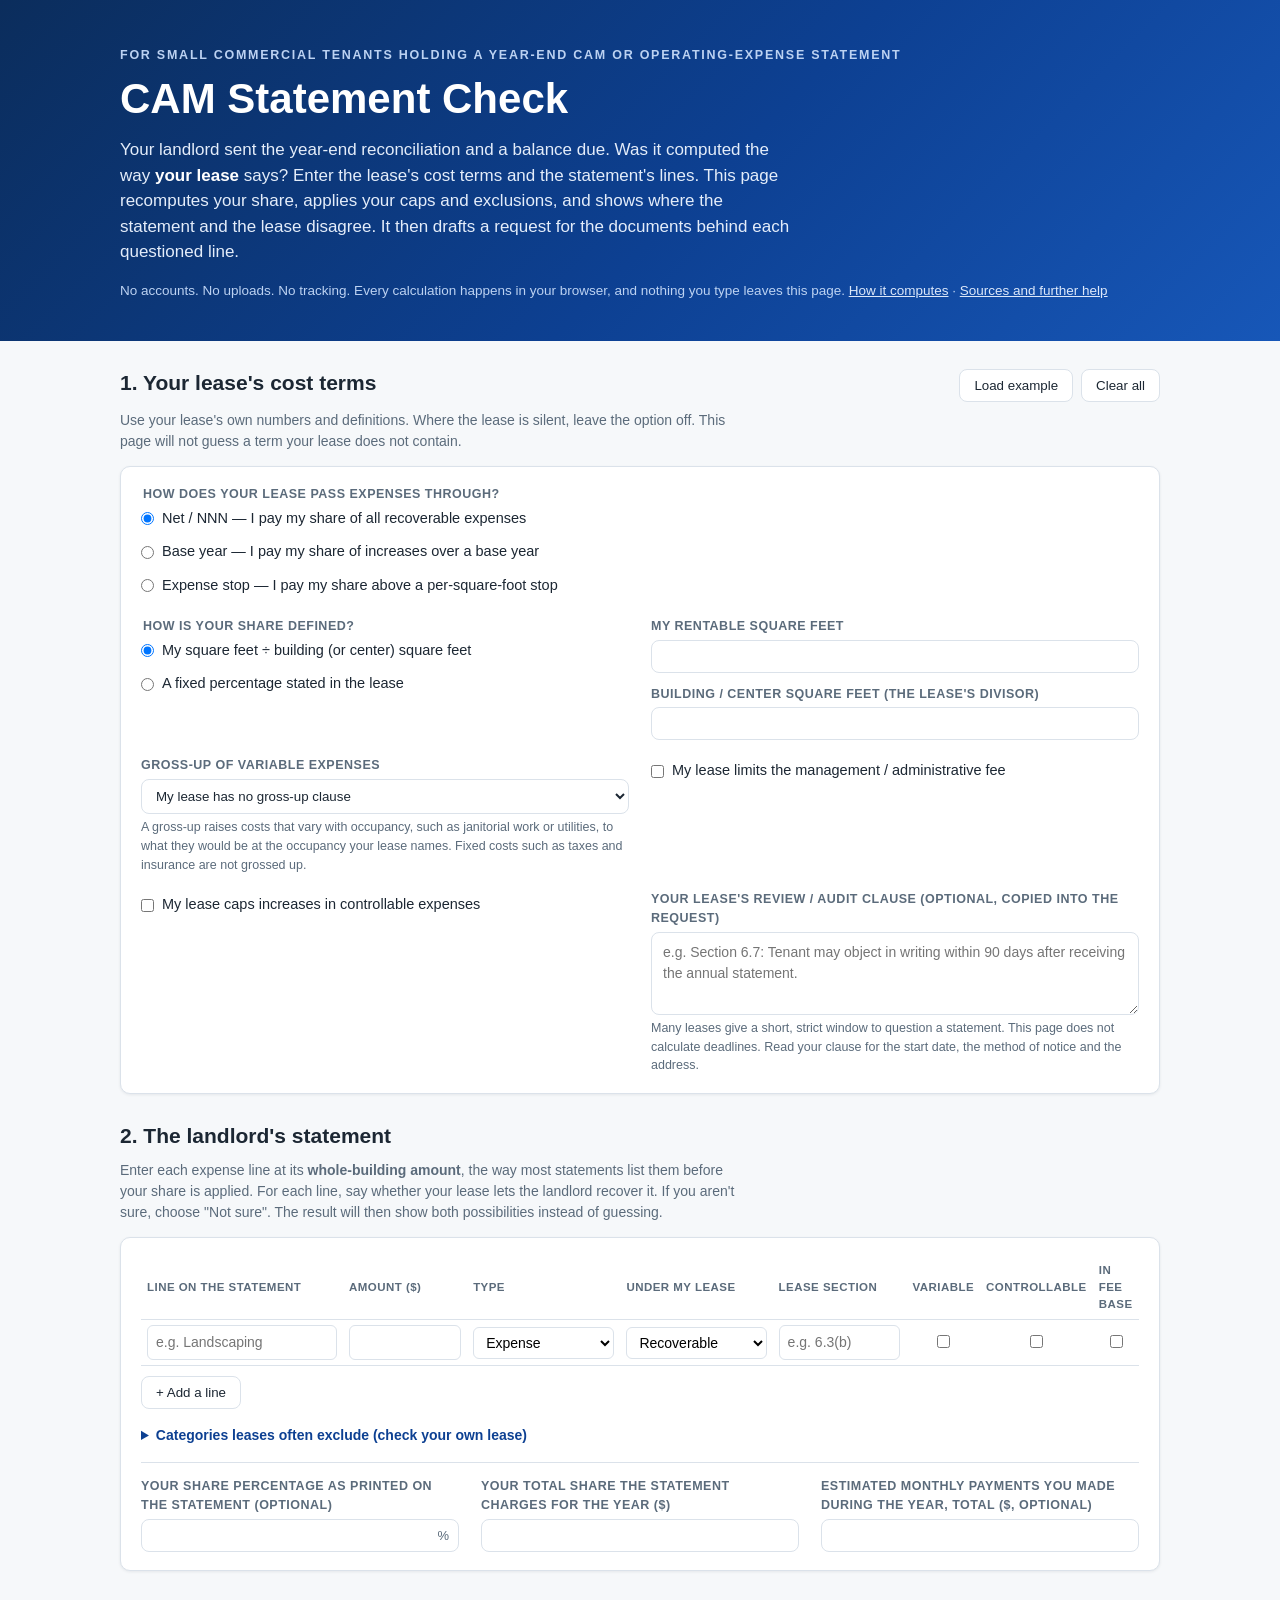
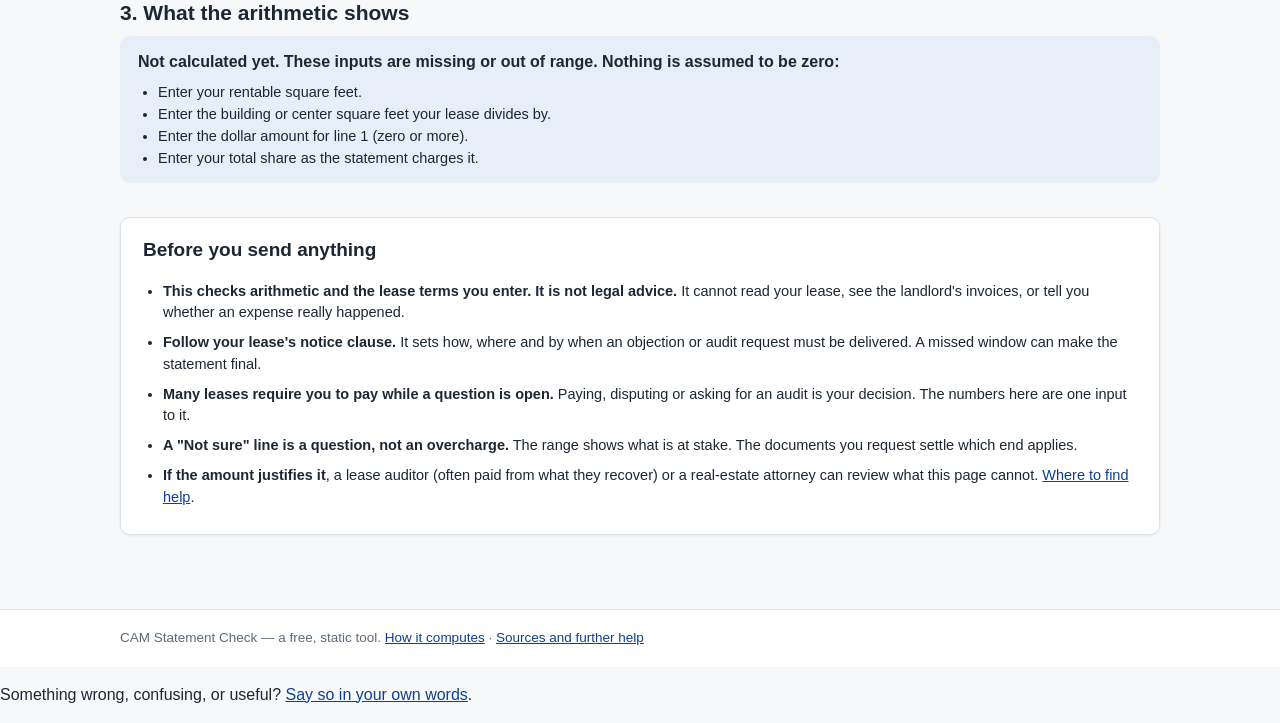
<file: index.html>
<!DOCTYPE html>
<html lang="en">
<head>
<meta charset="utf-8">
<meta name="viewport" content="width=device-width, initial-scale=1">
<title>CAM Statement Check — Recheck Your Year-End Operating-Expense Reconciliation</title>
<meta name="description" content="For small commercial tenants: recompute your landlord's year-end CAM / operating-expense reconciliation from your own lease terms — share math, gross-up, management fee, caps and exclusions — and get a ready-to-edit request for supporting documents. Nothing leaves your browser.">
<link rel="stylesheet" href="style.css">
</head>
<body>
<a class="skip" href="#results">Skip to results</a>
<header class="masthead">
  <div class="wrap">
    <p class="eyebrow">For small commercial tenants holding a year-end CAM or operating-expense statement</p>
    <h1>CAM Statement Check</h1>
    <p class="lede">Your landlord sent the year-end reconciliation and a balance due. Was it computed the way <strong>your lease</strong> says? Enter the lease's cost terms and the statement's lines. This page recomputes your share, applies your caps and exclusions, and shows where the statement and the lease disagree. It then drafts a request for the documents behind each questioned line.</p>
    <p class="privacy">No accounts. No uploads. No tracking. Every calculation happens in your browser, and nothing you type leaves this page. <a href="methodology.html">How it computes</a> · <a href="sources.html">Sources and further help</a></p>
  </div>
</header>

<main class="wrap">
  <div class="section-head">
    <h2>1. Your lease's cost terms</h2>
    <div class="head-actions">
      <button id="btnExample" type="button" class="btn ghost">Load example</button>
      <button id="btnClear" type="button" class="btn ghost">Clear all</button>
    </div>
  </div>
  <p class="hint">Use your lease's own numbers and definitions. Where the lease is silent, leave the option off. This page will not guess a term your lease does not contain.</p>

  <section class="card" aria-label="Lease terms">
    <fieldset class="field">
      <legend class="label-text">How does your lease pass expenses through?</legend>
      <label class="choice"><input type="radio" name="structure" value="net" checked> Net / NNN — I pay my share of all recoverable expenses</label>
      <label class="choice"><input type="radio" name="structure" value="base_year"> Base year — I pay my share of increases over a base year</label>
      <label class="choice"><input type="radio" name="structure" value="expense_stop"> Expense stop — I pay my share above a per-square-foot stop</label>
    </fieldset>
    <div class="grid">
      <fieldset class="field">
        <legend class="label-text">How is your share defined?</legend>
        <label class="choice"><input type="radio" name="shareBasis" value="rsf" checked> My square feet ÷ building (or center) square feet</label>
        <label class="choice"><input type="radio" name="shareBasis" value="fixed"> A fixed percentage stated in the lease</label>
      </fieldset>
      <div class="field-group">
        <label class="field" data-show="rsf"><span class="label-text">My rentable square feet</span><input id="tenantRsf" type="number" min="0" step="1" inputmode="decimal"></label>
        <label class="field" data-show="rsf stop"><span class="label-text">Building / center square feet (the lease's divisor)</span><input id="denomRsf" type="number" min="0" step="1" inputmode="decimal"></label>
        <label class="field" data-show="fixed"><span class="label-text">Share stated in the lease</span><span class="input-wrap"><input id="fixedPct" type="number" min="0" max="100" step="0.001" inputmode="decimal"><span class="suffix">%</span></span></label>
        <label class="field" data-show="base_year"><span class="label-text">Base-year expense total (whole building, $)</span><input id="baseYearPool" type="number" min="0" step="0.01" inputmode="decimal"></label>
        <label class="field" data-show="expense_stop"><span class="label-text">Expense stop</span><span class="input-wrap"><input id="stopPsf" type="number" min="0" step="0.01" inputmode="decimal"><span class="suffix">$ / SF</span></span></label>
      </div>
    </div>

    <div class="grid">
      <div class="field-group">
        <label class="field"><span class="label-text">Gross-up of variable expenses</span>
          <select id="grossUpMode">
            <option value="none">My lease has no gross-up clause</option>
            <option value="recompute">Gross up the actual amounts I enter</option>
            <option value="already">The statement's amounts are already grossed up</option>
          </select>
          <span class="field-note">A gross-up raises costs that vary with occupancy, such as janitorial work or utilities, to what they would be at the occupancy your lease names. Fixed costs such as taxes and insurance are not grossed up.</span>
        </label>
        <label class="field" data-show="gu-recompute"><span class="label-text">Gross-up occupancy named in the lease</span><span class="input-wrap"><input id="guTarget" type="number" min="0" max="100" step="0.1" inputmode="decimal"><span class="suffix">%</span></span></label>
        <label class="field" data-show="gu-recompute"><span class="label-text">Building's average occupancy that year</span><span class="input-wrap"><input id="guActual" type="number" min="0" max="100" step="0.1" inputmode="decimal"><span class="suffix">%</span></span></label>
      </div>
      <div class="field-group">
        <label class="choice"><input id="feeEnabled" type="checkbox"> My lease limits the management / administrative fee</label>
        <label class="field" data-show="fee"><span class="label-text">Fee allowed, as a percentage of the expenses ticked "in fee base" below</span><span class="input-wrap"><input id="feeCap" type="number" min="0" max="100" step="0.01" inputmode="decimal"><span class="suffix">%</span></span></label>
      </div>
    </div>

    <div class="grid">
      <div class="field-group">
        <label class="choice"><input id="capEnabled" type="checkbox"> My lease caps increases in controllable expenses</label>
        <div data-show="cap">
          <label class="field"><span class="label-text">How the cap is measured</span>
            <select id="capMethod">
              <option value="yoy">Each year: last year's allowable amount + the cap %</option>
              <option value="compound">From a base year, compounding: base × (1 + cap %)<sup>years</sup></option>
              <option value="simple">From a base year, not compounding: base × (1 + cap % × years)</option>
            </select>
            <span class="field-note">Leases describe caps as "cumulative" or "non-cumulative" and "compounding" or not, and the words are used inconsistently. Pick the formula your lease's wording produces.</span>
          </label>
          <label class="field"><span class="label-text">Cap percentage per year</span><span class="input-wrap"><input id="capRate" type="number" min="0" max="100" step="0.01" inputmode="decimal"><span class="suffix">%</span></span></label>
          <label class="field" data-show="cap-yoy"><span class="label-text">Last year's allowable controllable amount — your share ($)</span><input id="capPrior" type="number" min="0" step="0.01" inputmode="decimal"></label>
          <label class="field" data-show="cap-base"><span class="label-text">Base-year controllable amount — your share ($)</span><input id="capBase" type="number" min="0" step="0.01" inputmode="decimal"></label>
          <label class="field" data-show="cap-base"><span class="label-text">Years since the cap's base year</span><input id="capYears" type="number" min="1" max="50" step="1" inputmode="numeric"></label>
          <label class="choice"><input id="capIncludesFee" type="checkbox"> The management fee counts as controllable</label>
        </div>
      </div>
      <div class="field-group">
        <label class="field"><span class="label-text">Your lease's review / audit clause (optional, copied into the request)</span><textarea id="auditClause" rows="3" placeholder="e.g. Section 6.7: Tenant may object in writing within 90 days after receiving the annual statement."></textarea>
        <span class="field-note">Many leases give a short, strict window to question a statement. This page does not calculate deadlines. Read your clause for the start date, the method of notice and the address.</span></label>
      </div>
    </div>
  </section>

  <div class="section-head"><h2>2. The landlord's statement</h2></div>
  <p class="hint">Enter each expense line at its <strong>whole-building amount</strong>, the way most statements list them before your share is applied. For each line, say whether your lease lets the landlord recover it. If you aren't sure, choose "Not sure". The result will then show both possibilities instead of guessing.</p>
  <section class="card" aria-label="Statement lines">
    <div class="table-wrap"><table class="lines" id="lineTable">
      <thead><tr><th>Line on the statement</th><th>Amount ($)</th><th>Type</th><th>Under my lease</th><th>Lease section</th><th title="Varies with occupancy">Variable</th><th title="Counts toward the controllable-expense cap">Controllable</th><th title="Included in the base the management fee is computed on">In fee base</th><th></th></tr></thead>
      <tbody></tbody>
    </table></div>
    <button id="btnAddLine" type="button" class="btn ghost">+ Add a line</button>
    <details class="exclusions">
      <summary>Categories leases often exclude (check your own lease)</summary>
      <p>Only your lease decides what is recoverable. These categories show up in exclusion lists often enough to be worth checking against yours:</p>
      <ul>
        <li>Capital improvements or replacements (some leases allow them only if amortized over their useful life)</li>
        <li>Leasing commissions, advertising for vacant space, and tenant improvements for other tenants</li>
        <li>The landlord's mortgage interest, principal, ground rent and depreciation</li>
        <li>Costs repaid by insurance, warranties or other tenants</li>
        <li>Repairing original construction defects</li>
        <li>Legal fees from disputes with other tenants or lenders</li>
        <li>Fines and penalties caused by the landlord's violations</li>
        <li>Salaries of personnel above the building manager level</li>
        <li>Reserves for future spending, where the lease doesn't permit them</li>
      </ul>
    </details>
    <div class="grid totals">
      <label class="field"><span class="label-text">Your share percentage as printed on the statement (optional)</span><span class="input-wrap"><input id="stmtShare" type="number" min="0" max="100" step="0.001" inputmode="decimal"><span class="suffix">%</span></span></label>
      <label class="field"><span class="label-text">Your total share the statement charges for the year ($)</span><input id="stmtCharge" type="number" min="0" step="0.01" inputmode="decimal"></label>
      <label class="field"><span class="label-text">Estimated monthly payments you made during the year, total ($, optional)</span><input id="stmtPaid" type="number" min="0" step="0.01" inputmode="decimal"></label>
    </div>
  </section>

  <section id="results" aria-label="Results" aria-live="polite">
    <div class="section-head"><h2>3. What the arithmetic shows</h2></div>
    <div id="resultArea"><p class="hint">Enter your lease terms and the statement, or load the example.</p></div>
  </section>

  <section id="requestSection" aria-label="Request for supporting documents" hidden>
    <div class="section-head">
      <h2>4. Your next step: ask for the backup</h2>
      <div class="head-actions">
        <button id="btnCopy" type="button" class="btn ghost">Copy text</button>
        <button id="btnDownload" type="button" class="btn ghost">Download notes (.txt)</button>
        <button id="btnPrint" type="button" class="btn primary">Print / save PDF</button>
      </div>
    </div>
    <div class="grid">
      <label class="field"><span class="label-text">Your business name</span><input id="reqTenant" type="text" autocomplete="organization"></label>
      <label class="field"><span class="label-text">Premises (suite / unit)</span><input id="reqPremises" type="text"></label>
      <label class="field"><span class="label-text">Property</span><input id="reqProperty" type="text"></label>
      <label class="field"><span class="label-text">Statement period</span><input id="reqPeriod" type="text" placeholder="e.g. calendar year 2025"></label>
    </div>
    <p class="hint">A starting draft built only from what you entered above. Edit it before sending. It asks for documents and explanations. It doesn't settle anything, and it isn't a formal notice unless your lease says it is.</p>
    <textarea id="requestText" rows="18" readonly></textarea>
    <pre id="requestPrint" class="print-only"></pre>
  </section>

  <section class="notes" aria-label="Before you send anything">
    <h2>Before you send anything</h2>
    <ul>
      <li><strong>This checks arithmetic and the lease terms you enter. It is not legal advice.</strong> It cannot read your lease, see the landlord's invoices, or tell you whether an expense really happened.</li>
      <li><strong>Follow your lease's notice clause.</strong> It sets how, where and by when an objection or audit request must be delivered. A missed window can make the statement final.</li>
      <li><strong>Many leases require you to pay while a question is open.</strong> Paying, disputing or asking for an audit is your decision. The numbers here are one input to it.</li>
      <li><strong>A "Not sure" line is a question, not an overcharge.</strong> The range shows what is at stake. The documents you request settle which end applies.</li>
      <li><strong>If the amount justifies it</strong>, a lease auditor (often paid from what they recover) or a real-estate attorney can review what this page cannot. <a href="sources.html">Where to find help</a>.</li>
    </ul>
  </section>
</main>

<footer class="footer">
  <div class="wrap">
    <p>CAM Statement Check — a free, static tool. <a href="methodology.html">How it computes</a> · <a href="sources.html">Sources and further help</a></p>
  </div>
</footer>

<script src="engine.js"></script>
<script src="app.js"></script>
<p class="quest-board-feedback">Something wrong, confusing, or useful? <a href="https://greattombproductions.github.io/quest-board/?project=cam-statement-check#suggest" target="_blank" rel="noopener">Say so in your own words</a>.</p>
</body>
</html>
</file>
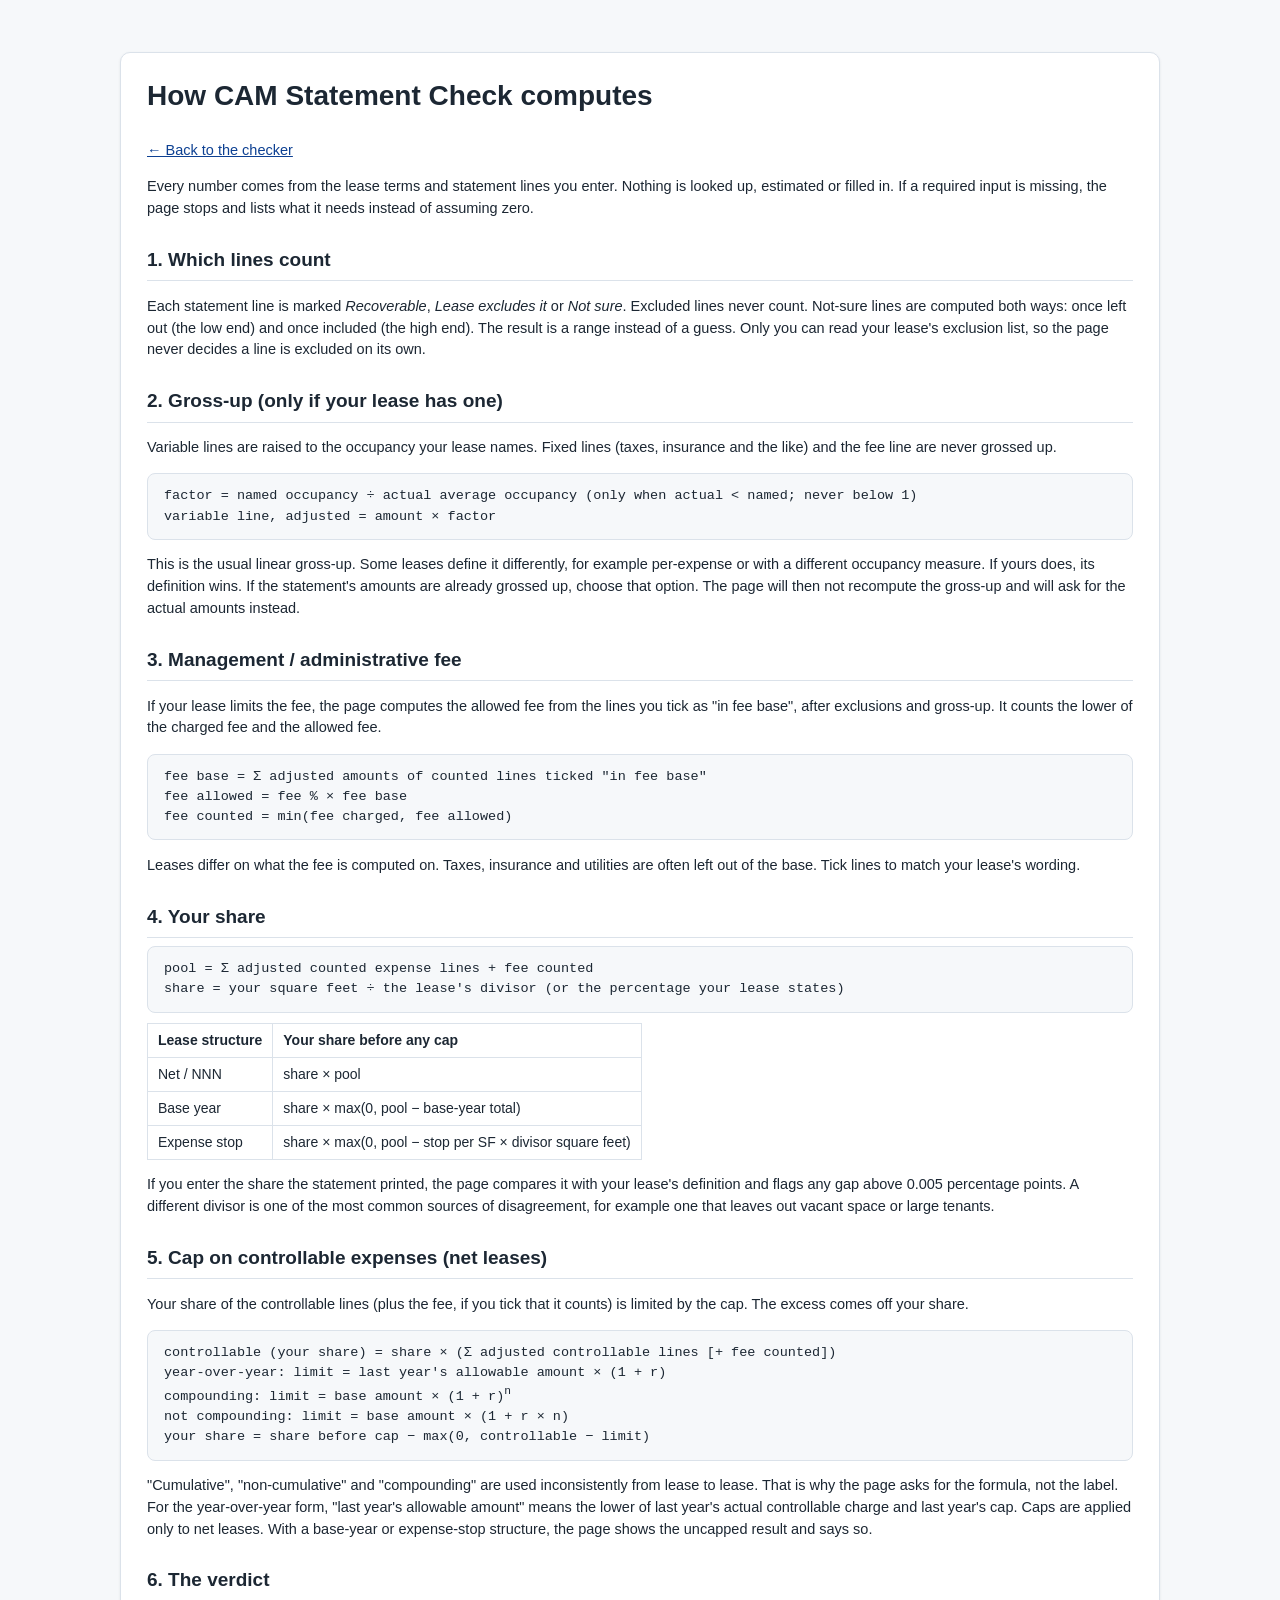
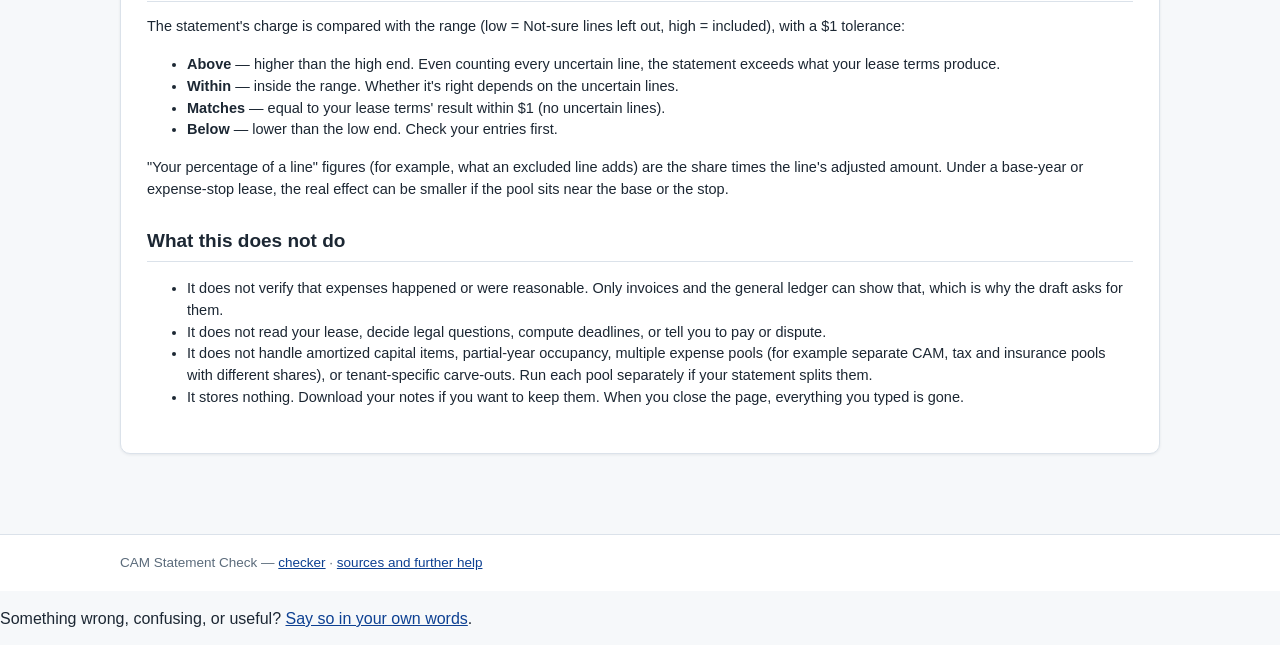
<file: methodology.html>
<!DOCTYPE html>
<html lang="en">
<head>
<meta charset="utf-8">
<meta name="viewport" content="width=device-width, initial-scale=1">
<title>How it computes — CAM Statement Check</title>
<link rel="stylesheet" href="style.css">
</head>
<body>
<main class="wrap">
<article class="doc">
<h1>How CAM Statement Check computes</h1>
<p><a href="index.html">← Back to the checker</a></p>
<p>Every number comes from the lease terms and statement lines you enter. Nothing is looked up, estimated or filled in. If a required input is missing, the page stops and lists what it needs instead of assuming zero.</p>

<h2>1. Which lines count</h2>
<p>Each statement line is marked <em>Recoverable</em>, <em>Lease excludes it</em> or <em>Not sure</em>. Excluded lines never count. Not-sure lines are computed both ways: once left out (the low end) and once included (the high end). The result is a range instead of a guess. Only you can read your lease's exclusion list, so the page never decides a line is excluded on its own.</p>

<h2>2. Gross-up (only if your lease has one)</h2>
<p>Variable lines are raised to the occupancy your lease names. Fixed lines (taxes, insurance and the like) and the fee line are never grossed up.</p>
<div class="formula">factor = named occupancy ÷ actual average occupancy   (only when actual &lt; named; never below 1)<br>variable line, adjusted = amount × factor</div>
<p>This is the usual linear gross-up. Some leases define it differently, for example per-expense or with a different occupancy measure. If yours does, its definition wins. If the statement's amounts are already grossed up, choose that option. The page will then not recompute the gross-up and will ask for the actual amounts instead.</p>

<h2>3. Management / administrative fee</h2>
<p>If your lease limits the fee, the page computes the allowed fee from the lines you tick as "in fee base", after exclusions and gross-up. It counts the lower of the charged fee and the allowed fee.</p>
<div class="formula">fee base = Σ adjusted amounts of counted lines ticked "in fee base"<br>fee allowed = fee % × fee base<br>fee counted = min(fee charged, fee allowed)</div>
<p>Leases differ on what the fee is computed on. Taxes, insurance and utilities are often left out of the base. Tick lines to match your lease's wording.</p>

<h2>4. Your share</h2>
<div class="formula">pool = Σ adjusted counted expense lines + fee counted<br>share = your square feet ÷ the lease's divisor   (or the percentage your lease states)</div>
<table>
<tr><th>Lease structure</th><th>Your share before any cap</th></tr>
<tr><td>Net / NNN</td><td>share × pool</td></tr>
<tr><td>Base year</td><td>share × max(0, pool − base-year total)</td></tr>
<tr><td>Expense stop</td><td>share × max(0, pool − stop per SF × divisor square feet)</td></tr>
</table>
<p>If you enter the share the statement printed, the page compares it with your lease's definition and flags any gap above 0.005 percentage points. A different divisor is one of the most common sources of disagreement, for example one that leaves out vacant space or large tenants.</p>

<h2>5. Cap on controllable expenses (net leases)</h2>
<p>Your share of the controllable lines (plus the fee, if you tick that it counts) is limited by the cap. The excess comes off your share.</p>
<div class="formula">controllable (your share) = share × (Σ adjusted controllable lines [+ fee counted])<br>
year-over-year:   limit = last year's allowable amount × (1 + r)<br>
compounding:      limit = base amount × (1 + r)<sup>n</sup><br>
not compounding:  limit = base amount × (1 + r × n)<br>
your share = share before cap − max(0, controllable − limit)</div>
<p>"Cumulative", "non-cumulative" and "compounding" are used inconsistently from lease to lease. That is why the page asks for the formula, not the label. For the year-over-year form, "last year's allowable amount" means the lower of last year's actual controllable charge and last year's cap. Caps are applied only to net leases. With a base-year or expense-stop structure, the page shows the uncapped result and says so.</p>

<h2>6. The verdict</h2>
<p>The statement's charge is compared with the range (low = Not-sure lines left out, high = included), with a $1 tolerance:</p>
<ul>
<li><strong>Above</strong> — higher than the high end. Even counting every uncertain line, the statement exceeds what your lease terms produce.</li>
<li><strong>Within</strong> — inside the range. Whether it's right depends on the uncertain lines.</li>
<li><strong>Matches</strong> — equal to your lease terms' result within $1 (no uncertain lines).</li>
<li><strong>Below</strong> — lower than the low end. Check your entries first.</li>
</ul>
<p>"Your percentage of a line" figures (for example, what an excluded line adds) are the share times the line's adjusted amount. Under a base-year or expense-stop lease, the real effect can be smaller if the pool sits near the base or the stop.</p>

<h2>What this does not do</h2>
<ul>
<li>It does not verify that expenses happened or were reasonable. Only invoices and the general ledger can show that, which is why the draft asks for them.</li>
<li>It does not read your lease, decide legal questions, compute deadlines, or tell you to pay or dispute.</li>
<li>It does not handle amortized capital items, partial-year occupancy, multiple expense pools (for example separate CAM, tax and insurance pools with different shares), or tenant-specific carve-outs. Run each pool separately if your statement splits them.</li>
<li>It stores nothing. Download your notes if you want to keep them. When you close the page, everything you typed is gone.</li>
</ul>
</article>
</main>
<footer class="footer"><div class="wrap"><p>CAM Statement Check — <a href="index.html">checker</a> · <a href="sources.html">sources and further help</a></p></div></footer>
<p class="quest-board-feedback">Something wrong, confusing, or useful? <a href="https://greattombproductions.github.io/quest-board/?project=cam-statement-check#suggest" target="_blank" rel="noopener">Say so in your own words</a>.</p>
</body>
</html>
</file>
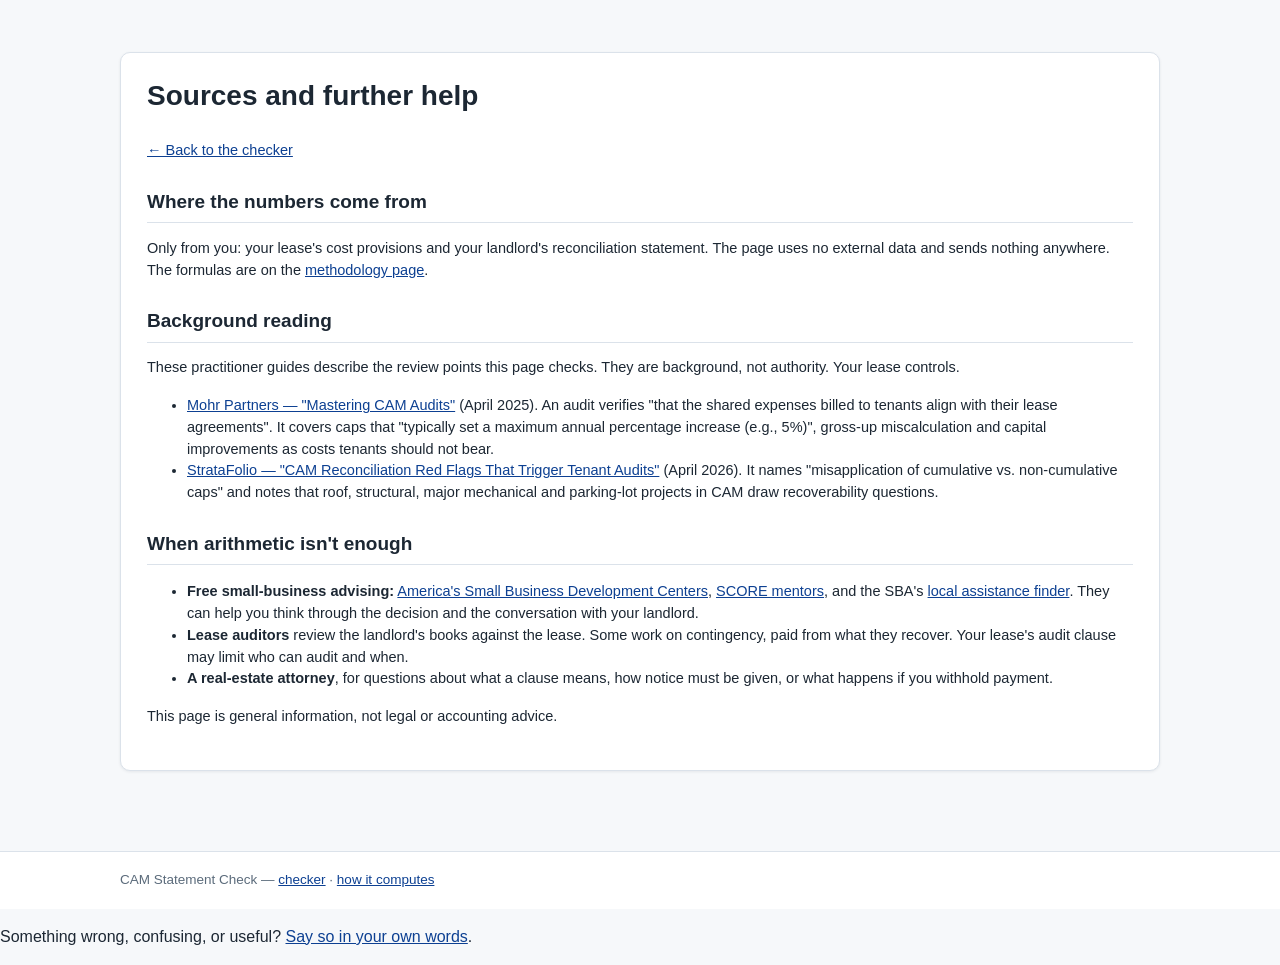
<file: sources.html>
<!DOCTYPE html>
<html lang="en">
<head>
<meta charset="utf-8">
<meta name="viewport" content="width=device-width, initial-scale=1">
<title>Sources and further help — CAM Statement Check</title>
<link rel="stylesheet" href="style.css">
</head>
<body>
<main class="wrap">
<article class="doc">
<h1>Sources and further help</h1>
<p><a href="index.html">← Back to the checker</a></p>

<h2>Where the numbers come from</h2>
<p>Only from you: your lease's cost provisions and your landlord's reconciliation statement. The page uses no external data and sends nothing anywhere. The formulas are on the <a href="methodology.html">methodology page</a>.</p>

<h2>Background reading</h2>
<p>These practitioner guides describe the review points this page checks. They are background, not authority. Your lease controls.</p>
<ul>
<li><a href="https://mohrpartners.com/global-lease-serv-bl/cam-audits-common-area-maintenance/">Mohr Partners — "Mastering CAM Audits"</a> (April 2025). An audit verifies "that the shared expenses billed to tenants align with their lease agreements". It covers caps that "typically set a maximum annual percentage increase (e.g., 5%)", gross-up miscalculation and capital improvements as costs tenants should not bear.</li>
<li><a href="https://stratafolio.com/blog/cam-reconciliation-red-flags-that-trigger-tenant-audits/">StrataFolio — "CAM Reconciliation Red Flags That Trigger Tenant Audits"</a> (April 2026). It names "misapplication of cumulative vs. non-cumulative caps" and notes that roof, structural, major mechanical and parking-lot projects in CAM draw recoverability questions.</li>
</ul>

<h2>When arithmetic isn't enough</h2>
<ul>
<li><strong>Free small-business advising:</strong> <a href="https://americassbdc.org/find-your-sbdc/">America's Small Business Development Centers</a>, <a href="https://www.score.org/find-mentor">SCORE mentors</a>, and the SBA's <a href="https://www.sba.gov/local-assistance">local assistance finder</a>. They can help you think through the decision and the conversation with your landlord.</li>
<li><strong>Lease auditors</strong> review the landlord's books against the lease. Some work on contingency, paid from what they recover. Your lease's audit clause may limit who can audit and when.</li>
<li><strong>A real-estate attorney</strong>, for questions about what a clause means, how notice must be given, or what happens if you withhold payment.</li>
</ul>
<p>This page is general information, not legal or accounting advice.</p>
</article>
</main>
<footer class="footer"><div class="wrap"><p>CAM Statement Check — <a href="index.html">checker</a> · <a href="methodology.html">how it computes</a></p></div></footer>
<p class="quest-board-feedback">Something wrong, confusing, or useful? <a href="https://greattombproductions.github.io/quest-board/?project=cam-statement-check#suggest" target="_blank" rel="noopener">Say so in your own words</a>.</p>
</body>
</html>
</file>
<file: style.css>
/* CAM Statement Check — single-file stylesheet. */

:root {
  --ink: #1c2733;
  --muted: #5b6b7b;
  --line: #dbe2ea;
  --bg: #f6f8fa;
  --card: #ffffff;
  --accent: #0d4092;
  --accent-soft: #e8eef8;
  --good: #1e6f43;
  --good-soft: #e4f2ea;
  --warn: #9a5b00;
  --warn-soft: #fdf0dc;
  --bad: #a12929;
  --bad-soft: #fbeaea;
  --radius: 10px;
  --shadow: 0 1px 3px rgba(28, 39, 51, .08);
}

* { box-sizing: border-box; }
html { scroll-behavior: smooth; }
body {
  margin: 0;
  font: 16px/1.5 -apple-system, BlinkMacSystemFont, "Segoe UI", Roboto, Helvetica, Arial, sans-serif;
  color: var(--ink);
  background: var(--bg);
}
a { color: var(--accent); }
.skip {
  position: absolute; left: -999px; top: 0; background: var(--accent); color: #fff;
  padding: 8px 14px; border-radius: 0 0 8px 0; z-index: 50;
}
.skip:focus { left: 0; }
.wrap { max-width: 1080px; margin: 0 auto; padding: 0 20px; }

/* Header */
.masthead {
  background: linear-gradient(135deg, #0b2d5c 0%, var(--accent) 55%, #1757b8 100%);
  color: #fff;
  padding: 46px 0 40px;
}
.eyebrow {
  text-transform: uppercase; letter-spacing: .14em; font-size: 12.5px;
  margin: 0 0 10px; color: #bcd2f2; font-weight: 600;
}
.masthead h1 { margin: 0 0 14px; font-size: clamp(28px, 4.4vw, 42px); line-height: 1.15; }
.lede { max-width: 72ch; margin: 0 0 16px; font-size: 17px; color: #e4edfa; }
.lede strong { color: #fff; }
.privacy { margin: 0; font-size: 13.5px; color: #bcd2f2; }
.privacy a { color: #dce8fa; }

main.wrap { padding-top: 26px; padding-bottom: 40px; }

section { margin-bottom: 34px; }
.section-head {
  display: flex; align-items: baseline; justify-content: space-between;
  gap: 12px; flex-wrap: wrap; margin-bottom: 8px;
}
.section-head h2 { margin: 0; font-size: 21px; }
.head-actions { display: flex; gap: 8px; flex-wrap: wrap; }
.hint { color: var(--muted); font-size: 14px; margin: 4px 0 14px; max-width: 80ch; }

/* Buttons */
.btn {
  font: 600 14px/1 inherit; padding: 8px 14px; border-radius: 8px; cursor: pointer;
  border: 1px solid var(--line); background: var(--card); color: var(--ink);
}
.btn.primary { background: var(--accent); border-color: var(--accent); color: #fff; }
.btn.primary:hover { filter: brightness(1.08); }
.btn.ghost { background: var(--card); }
.btn.ghost:hover { border-color: var(--accent); color: var(--accent); }
.btn.danger:hover { border-color: var(--bad); color: var(--bad); }

.field { display: flex; flex-direction: column; gap: 4px; }
.field.compact { max-width: 420px; }
.label-text { font-size: 12.5px; font-weight: 600; color: var(--muted); text-transform: uppercase; letter-spacing: .04em; }
.field-note { font-size: 12.5px; color: var(--muted); }
.input-wrap { position: relative; display: flex; align-items: center; }
.input-wrap .suffix {
  position: absolute; right: 10px; font-size: 13px; color: var(--muted); pointer-events: none;
}
.field input, .field select {
  font: 15px/1.4 inherit; color: var(--ink); width: 100%;
  border: 1px solid var(--line); border-radius: 8px; padding: 8px 10px; background: #fff;
}
.field input:focus, .field select:focus, .field textarea:focus, table.lines input:focus, table.lines select:focus { outline: 2px solid var(--accent-soft); border-color: var(--accent); }
.print-only { display: none; }
.callout { border-left: 4px solid var(--accent); background: var(--accent-soft); border-radius: 0 8px 8px 0; padding: 10px 14px; margin-top: 14px; font-size: 14px; }

/* Notes */
.notes { background: var(--card); border: 1px solid var(--line); border-radius: var(--radius); box-shadow: var(--shadow); padding: 18px 22px; }
.notes h2 { margin-top: 0; font-size: 19px; }
.notes ul { margin: 0; padding-left: 20px; }
.notes li { margin-bottom: 8px; font-size: 14.5px; }

.footer { border-top: 1px solid var(--line); background: var(--card); padding: 18px 0; color: var(--muted); font-size: 13.5px; }
.footer p { margin: 0; }

/* Document pages (methodology/sources) */
.doc { background: var(--card); border: 1px solid var(--line); border-radius: var(--radius); box-shadow: var(--shadow); padding: 22px 26px 28px; margin: 26px 0 40px; }
.doc h1 { margin-top: 0; font-size: 28px; }
.doc h2 { font-size: 19px; margin: 26px 0 8px; border-bottom: 1px solid var(--line); padding-bottom: 6px; }
.doc h3 { font-size: 16px; margin: 18px 0 6px; }
.doc p, .doc li { font-size: 14.5px; }
.doc .formula { background: var(--bg); border: 1px solid var(--line); border-radius: 8px; padding: 12px 16px; font-family: ui-monospace, SFMono-Regular, Menlo, Consolas, monospace; font-size: 13.5px; overflow-x: auto; }
.doc table { border-collapse: collapse; font-size: 14px; margin: 10px 0; }
.doc th, .doc td { border: 1px solid var(--line); padding: 6px 10px; text-align: left; }

@media (max-width: 640px) {
  .masthead { padding: 30px 0 26px; }
  .card { padding: 14px; }
}

/* CAM Statement Check additions */
.card { background: var(--card); border: 1px solid var(--line); border-radius: var(--radius); box-shadow: var(--shadow); padding: 18px 20px; margin-bottom: 26px; }
.grid { display: grid; grid-template-columns: repeat(auto-fit, minmax(280px, 1fr)); gap: 16px 22px; margin-top: 16px; }
.field-group { display: flex; flex-direction: column; gap: 12px; }
fieldset.field { border: none; padding: 0; margin: 0; }
.choice { display: flex; gap: 8px; align-items: baseline; font-size: 14.5px; margin: 4px 0; }
.field textarea, #requestText { width: 100%; font: inherit; font-size: 14px; border: 1px solid var(--line); border-radius: 8px; padding: 9px 11px; background: #fff; }
#requestText { font-family: ui-monospace, SFMono-Regular, Menlo, Consolas, monospace; font-size: 13px; line-height: 1.45; background: var(--bg); }
[hidden] { display: none !important; }

.table-wrap { overflow-x: auto; }
table.lines { width: 100%; border-collapse: collapse; font-size: 14px; min-width: 900px; }
table.lines th { text-align: left; font-size: 11.5px; text-transform: uppercase; letter-spacing: .04em; color: var(--muted); padding: 6px; border-bottom: 1px solid var(--line); }
table.lines td { padding: 5px 6px; border-bottom: 1px solid var(--line); }
table.lines td.c { text-align: center; }
table.lines input[type="text"], table.lines input[type="number"], table.lines select { width: 100%; font: inherit; font-size: 14px; border: 1px solid var(--line); border-radius: 6px; padding: 6px 8px; background: #fff; }
table.lines .f-amount { min-width: 110px; }
.btn.tiny { padding: 2px 9px; font-size: 16px; line-height: 1.2; border: 1px solid var(--line); background: var(--card); border-radius: 6px; cursor: pointer; }
#btnAddLine { margin-top: 10px; }
.exclusions { margin: 16px 0 4px; font-size: 14px; }
.exclusions summary { cursor: pointer; font-weight: 600; color: var(--accent); }
.exclusions ul { margin: 6px 0 0; padding-left: 20px; }
.totals { border-top: 1px solid var(--line); padding-top: 14px; }

.verdict { border-radius: var(--radius); padding: 14px 18px; margin-bottom: 16px; font-size: 16px; font-weight: 600; }
.verdict p { margin: 0; }
.verdict ul { margin: 8px 0 0; padding-left: 20px; font-weight: 400; font-size: 14.5px; }
.verdict.good { background: var(--good-soft); color: var(--good); }
.verdict.warn { background: var(--warn-soft); color: var(--warn); }
.verdict.bad { background: var(--bad-soft); color: var(--bad); }
.verdict.pending { background: var(--accent-soft); color: var(--ink); }
table.bridge { width: 100%; border-collapse: collapse; font-size: 14.5px; background: var(--card); border: 1px solid var(--line); border-radius: var(--radius); }
table.bridge th, table.bridge td { padding: 8px 12px; border-bottom: 1px solid var(--line); text-align: left; }
table.bridge thead th { font-size: 12px; text-transform: uppercase; letter-spacing: .04em; color: var(--muted); background: #f0f4f9; }
table.bridge th[scope="row"] { font-weight: 600; }
table.bridge .num { text-align: right; white-space: nowrap; font-variant-numeric: tabular-nums; }
table.bridge .note { color: var(--muted); font-size: 13px; }
table.bridge tr.total th, table.bridge tr.total td { font-weight: 700; background: var(--accent-soft); }
.findings { padding-left: 20px; }
.findings li { margin-bottom: 8px; font-size: 14.5px; }
#results h3 { font-size: 16px; margin: 22px 0 8px; }

@media print {
  body { background: #fff; font-size: 12px; }
  .masthead { background: none; color: var(--ink); padding: 10px 0; }
  .masthead .eyebrow, .masthead .privacy, .masthead .lede { color: #333; }
  .masthead .lede, .card, .section-head .head-actions, .btn, .skip, .hint, .notes, .footer { display: none !important; }
  .section-head:first-of-type, main > .section-head:nth-of-type(2) { display: none; }
  #requestText { display: none !important; }
  .print-only { display: block; white-space: pre-wrap; font-family: inherit; font-size: 12px; }
  .wrap { max-width: none; padding: 0; }
}

/* radios/checkboxes keep their natural size inside .field */
.field input[type="radio"], .field input[type="checkbox"], .choice input { width: auto; flex: none; margin: 0; }
.choice { align-items: center; }
table.lines { min-width: 1040px; }
table.lines .f-label { min-width: 190px; }
table.lines select { min-width: 140px; }
table.lines .f-clause { min-width: 120px; }
@media (max-width: 640px) {
  table.bridge { font-size: 13.5px; }
  table.bridge th, table.bridge td { padding: 7px 8px; }
}
</file>
